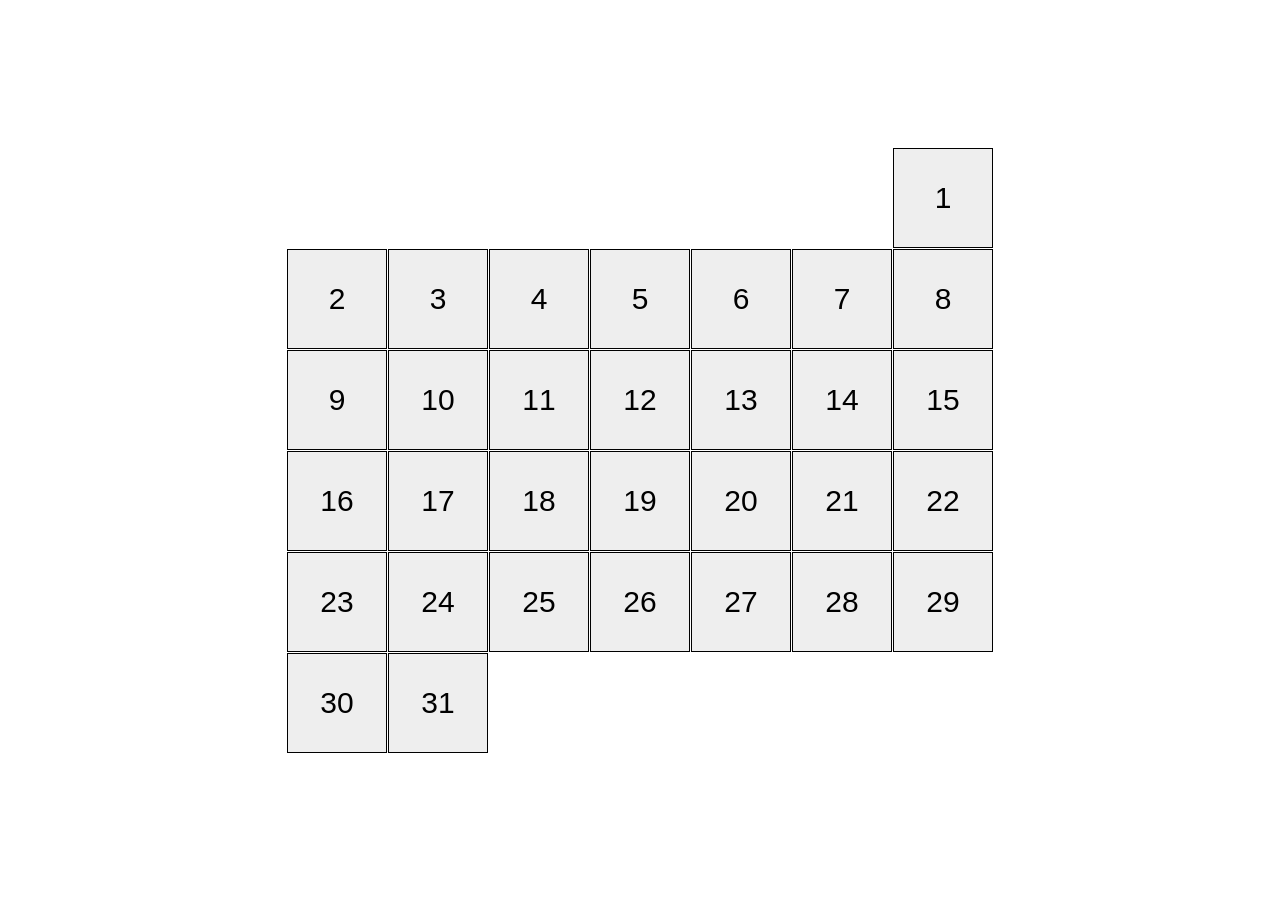
<file: index.html>
<!doctype html><html lang="en"><head><meta charset="utf-8"><meta name="viewport" content="width=device-width, initial-scale=1.0"><link rel="stylesheet" href="index.f2c9f752.css"><title>Calendar</title><link rel="stylesheet" href="index.f2c9f752.css"></head><body> <div class="calendar calendar--month-length-31 calendar--start-day-sun"> <div class="calendar__day"></div> <div class="calendar__day"></div> <div class="calendar__day"></div> <div class="calendar__day"></div> <div class="calendar__day"></div> <div class="calendar__day"></div> <div class="calendar__day"></div> <div class="calendar__day"></div> <div class="calendar__day"></div> <div class="calendar__day"></div> <div class="calendar__day"></div> <div class="calendar__day"></div> <div class="calendar__day"></div> <div class="calendar__day"></div> <div class="calendar__day"></div> <div class="calendar__day"></div> <div class="calendar__day"></div> <div class="calendar__day"></div> <div class="calendar__day"></div> <div class="calendar__day"></div> <div class="calendar__day"></div> <div class="calendar__day"></div> <div class="calendar__day"></div> <div class="calendar__day"></div> <div class="calendar__day"></div> <div class="calendar__day"></div> <div class="calendar__day"></div> <div class="calendar__day"></div> <div class="calendar__day"></div> <div class="calendar__day"></div> <div class="calendar__day"></div> </div> </body></html>
</file>
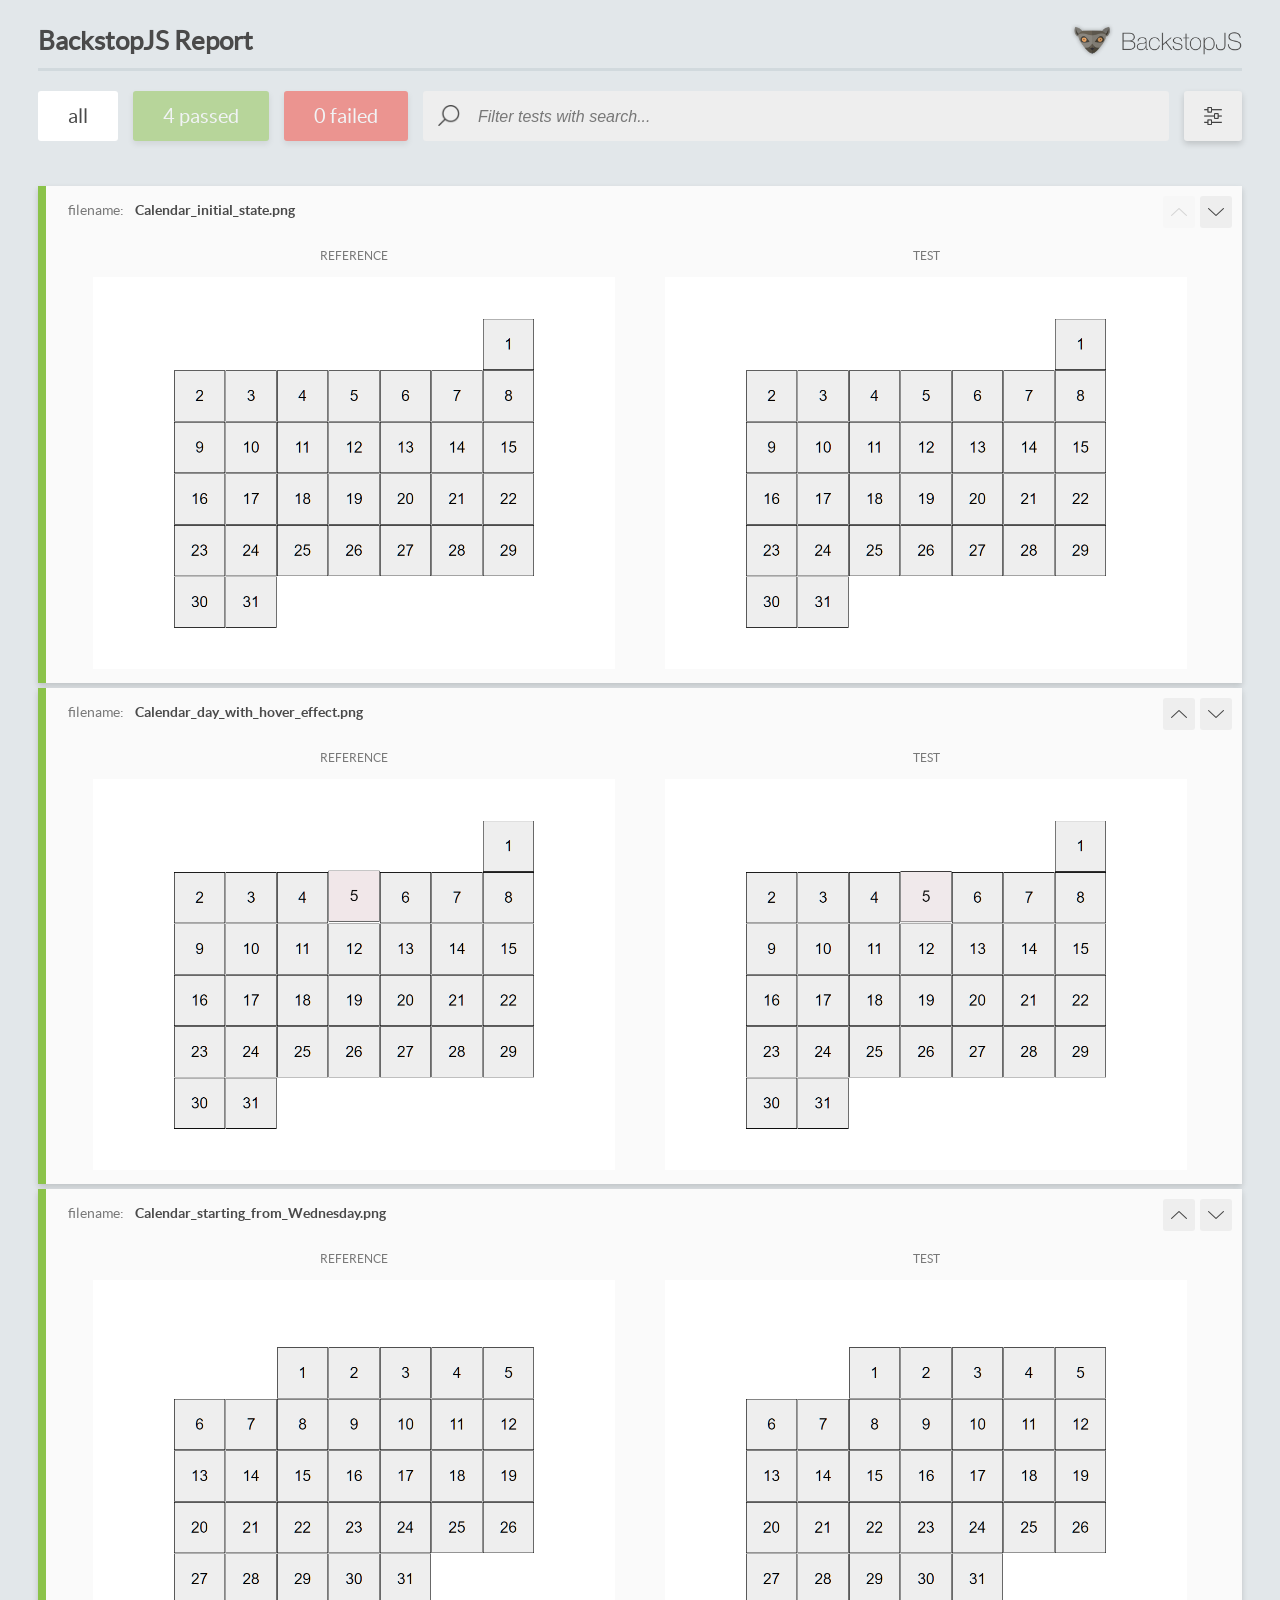
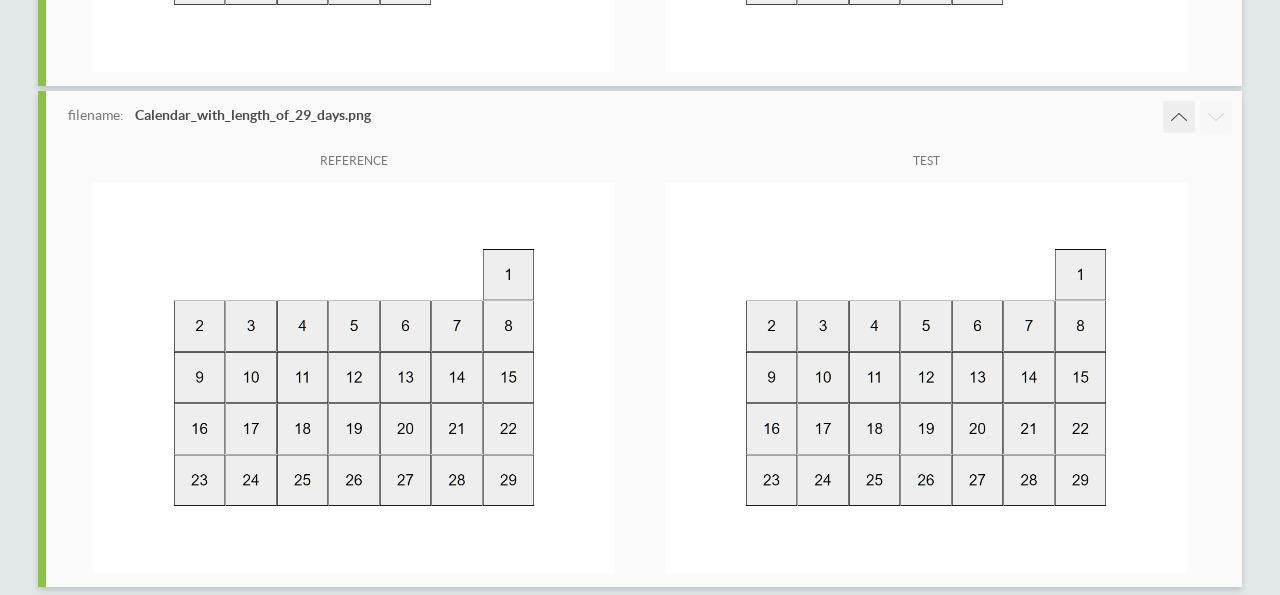
<file: report/html_report/index.html>
<!DOCTYPE html>
<html>
  <head>
    <meta charset="utf-8">
    <!-- Disable Cache -->
    <meta http-equiv="Cache-Control" content="no-cache, no-store, must-revalidate">
    <meta http-equiv="Pragma" content="no-cache">
    <meta http-equiv="Expires" content="0">

    <title>BackstopJS Report</title>

    <style>
      @font-face {
          font-family: 'latoregular';
          src: url('./assets/fonts/lato-regular-webfont.woff2') format('woff2'),
              url('./assets/fonts/lato-regular-webfont.woff') format('woff');
          font-weight: 400;
          font-style: normal;
      }
      @font-face {
          font-family: 'latobold';
          src: url('./assets/fonts/lato-bold-webfont.woff2') format('woff2'),
              url('./assets/fonts/lato-bold-webfont.woff') format('woff');
          font-weight: 700;
          font-style: normal;
      }

      .ReactModal__Body--open {
          overflow: hidden;
      }
      .ReactModal__Body--open .header {
        display: none;
      }

    </style>
  </head>
  <body style="background-color: #E2E7EA">
    <div id="root">

    </div>
    <script>
      function report (report) { // eslint-disable-line no-unused-vars
        window.tests = report;
      }
    </script>
    <script src="config.js"></script>
    <script src="index_bundle.js"></script>
  </body>
</html>
</file>
<file: index.f2c9f752.css>
html,body{height:100%;margin:0}body{justify-content:center;align-items:center;display:flex}.calendar{box-sizing:border-box;flex-wrap:wrap;gap:1px;width:726px;padding:10px;display:flex}.calendar__day{box-sizing:border-box;background-color:#eee;border:1px solid #000;justify-content:center;align-items:center;width:100px;height:100px;font-family:Arial,sans-serif;font-size:30px;transition:transform .5s,background-color .5s;display:flex}.calendar__day:hover{cursor:pointer;background-color:#ffbfcb;transform:translateY(-20px)}.calendar__day:first-child:before{content:"1"}.calendar__day:nth-child(2):before{content:"2"}.calendar__day:nth-child(3):before{content:"3"}.calendar__day:nth-child(4):before{content:"4"}.calendar__day:nth-child(5):before{content:"5"}.calendar__day:nth-child(6):before{content:"6"}.calendar__day:nth-child(7):before{content:"7"}.calendar__day:nth-child(8):before{content:"8"}.calendar__day:nth-child(9):before{content:"9"}.calendar__day:nth-child(10):before{content:"10"}.calendar__day:nth-child(11):before{content:"11"}.calendar__day:nth-child(12):before{content:"12"}.calendar__day:nth-child(13):before{content:"13"}.calendar__day:nth-child(14):before{content:"14"}.calendar__day:nth-child(15):before{content:"15"}.calendar__day:nth-child(16):before{content:"16"}.calendar__day:nth-child(17):before{content:"17"}.calendar__day:nth-child(18):before{content:"18"}.calendar__day:nth-child(19):before{content:"19"}.calendar__day:nth-child(20):before{content:"20"}.calendar__day:nth-child(21):before{content:"21"}.calendar__day:nth-child(22):before{content:"22"}.calendar__day:nth-child(23):before{content:"23"}.calendar__day:nth-child(24):before{content:"24"}.calendar__day:nth-child(25):before{content:"25"}.calendar__day:nth-child(26):before{content:"26"}.calendar__day:nth-child(27):before{content:"27"}.calendar__day:nth-child(28):before{content:"28"}.calendar__day:nth-child(29):before{content:"29"}.calendar__day:nth-child(30):before{content:"30"}.calendar__day:nth-child(31):before{content:"31"}.calendar--start-day-mon .calendar__day:first-child{margin-left:0}.calendar--start-day-tue .calendar__day:first-child{margin-left:101px}.calendar--start-day-wed .calendar__day:first-child{margin-left:202px}.calendar--start-day-thu .calendar__day:first-child{margin-left:303px}.calendar--start-day-fri .calendar__day:first-child{margin-left:404px}.calendar--start-day-sat .calendar__day:first-child{margin-left:505px}.calendar--start-day-sun .calendar__day:first-child{margin-left:606px}.calendar--month-length-28 .calendar__day:nth-child(n+29),.calendar--month-length-29 .calendar__day:nth-child(n+30),.calendar--month-length-30 .calendar__day:nth-child(n+31),.calendar--month-length-31 .calendar__day:nth-child(n+32){display:none}
/*# sourceMappingURL=index.f2c9f752.css.map */
</file>
